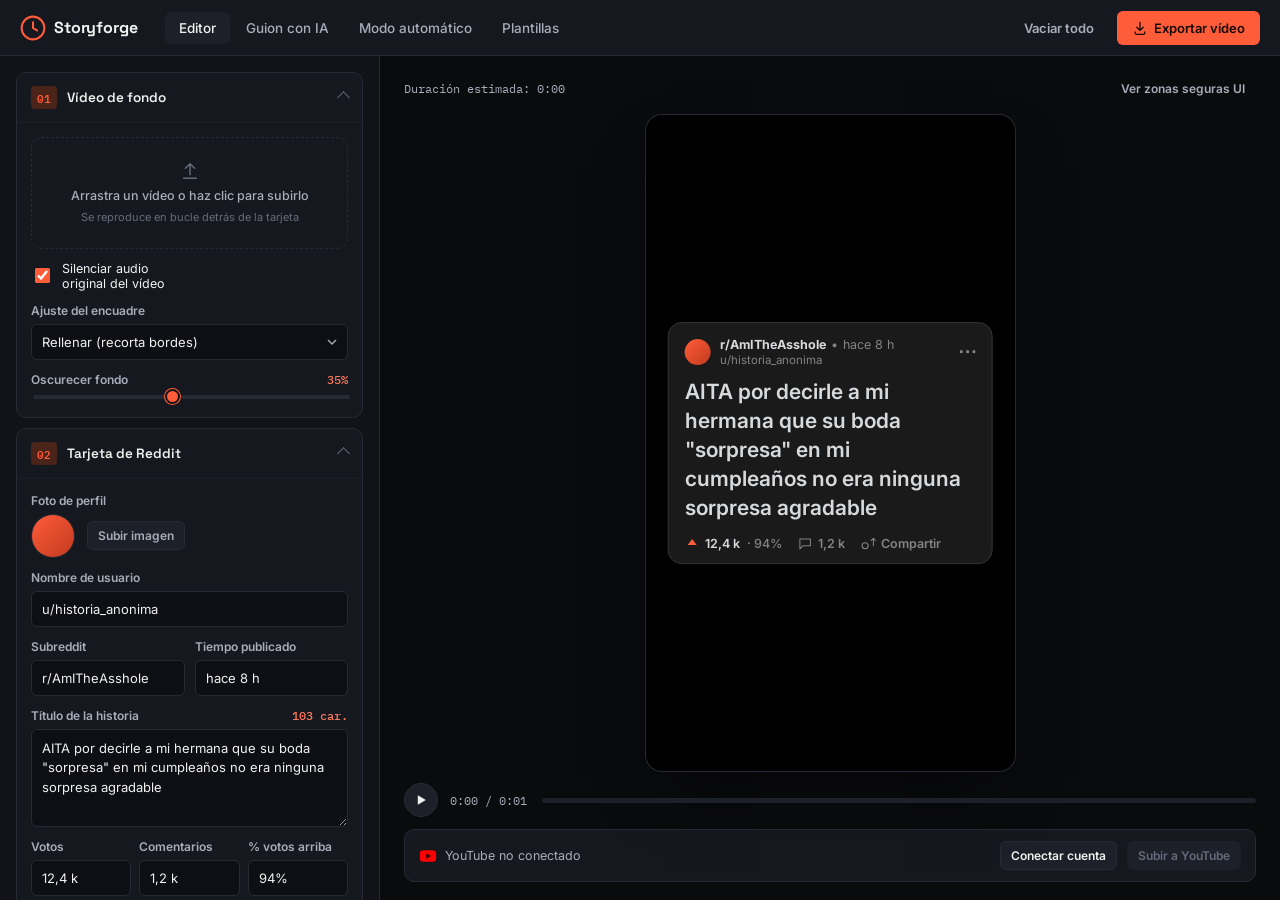
<file: index.html>
<!DOCTYPE html>
<html lang="es">
<head>
<meta charset="UTF-8">
<meta name="viewport" content="width=device-width, initial-scale=1.0">
<title>Storyforge — Generador de vídeos Reddit</title>
<link rel="stylesheet" href="css/style.css">
</head>
<body>

<div class="app">

  <!-- ============ TOPBAR ============ -->
  <header class="topbar">
    <div class="topbar-brand">
      <svg class="brand-mark" viewBox="0 0 32 32" fill="none" width="26" height="26">
        <circle cx="16" cy="16" r="14" stroke="currentColor" stroke-width="2.5"/>
        <path d="M16 9 L16 16 L21 19" stroke="currentColor" stroke-width="2.5" stroke-linecap="round"/>
      </svg>
      <span>Storyforge</span>
    </div>

    <nav class="topbar-tabs" role="tablist">
      <button class="ttab is-active" data-panel="panel-editor" role="tab" aria-selected="true">Editor</button>
      <button class="ttab" data-panel="panel-ia" role="tab" aria-selected="false">Guion con IA</button>
      <button class="ttab" data-panel="panel-auto" role="tab" aria-selected="false">Modo automático</button>
      <button class="ttab" data-panel="panel-plantillas" role="tab" aria-selected="false">Plantillas</button>
    </nav>

    <div class="topbar-actions">
      <button class="btn btn-ghost" id="btn-reset" title="Borrar todo y empezar de cero">Vaciar todo</button>
      <button class="btn btn-primary" id="btn-export">
        <svg viewBox="0 0 20 20" fill="none" width="16" height="16"><path d="M10 3v10m0 0l-4-4m4 4l4-4M4 15v1a2 2 0 002 2h8a2 2 0 002-2v-1" stroke="currentColor" stroke-width="1.6" stroke-linecap="round" stroke-linejoin="round"/></svg>
        Exportar vídeo
      </button>
    </div>
  </header>

  <!-- ============ MAIN LAYOUT ============ -->
  <div class="workspace">

    <!-- ======================================================= -->
    <!-- PANEL IZQUIERDO: EDITOR MANUAL                          -->
    <!-- ======================================================= -->
    <section class="panel panel-controls" id="panel-editor" data-panel-view>

      <!-- --- FONDO --- -->
      <details class="accordion" open>
        <summary>
          <span class="acc-num">01</span>
          <span class="acc-title">Vídeo de fondo</span>
        </summary>
        <div class="acc-body">
          <label class="field-drop" id="drop-bg">
            <input type="file" id="input-bg-video" accept="video/*" hidden>
            <svg viewBox="0 0 24 24" fill="none" width="22" height="22"><path d="M12 16V4m0 0L7 9m5-5l5 5M5 20h14" stroke="currentColor" stroke-width="1.6" stroke-linecap="round" stroke-linejoin="round"/></svg>
            <span id="bg-drop-label">Arrastra un vídeo o haz clic para subirlo</span>
            <span class="field-hint">Se reproduce en bucle detrás de la tarjeta</span>
          </label>
          <div class="row-split">
            <label class="field-check">
              <input type="checkbox" id="chk-bg-mute" checked>
              <span>Silenciar audio original del vídeo</span>
            </label>
          </div>
          <div class="field">
            <label>Ajuste del encuadre</label>
            <select id="sel-bg-fit">
              <option value="cover" selected>Rellenar (recorta bordes)</option>
              <option value="contain">Ajustar (bordes negros)</option>
            </select>
          </div>
          <div class="field">
            <label>Oscurecer fondo <span class="field-value" id="val-bg-dim">35%</span></label>
            <input type="range" id="range-bg-dim" min="0" max="80" value="35">
          </div>
        </div>
      </details>

      <!-- --- TARJETA REDDIT --- -->
      <details class="accordion" open>
        <summary>
          <span class="acc-num">02</span>
          <span class="acc-title">Tarjeta de Reddit</span>
        </summary>
        <div class="acc-body">

          <div class="field">
            <label>Foto de perfil</label>
            <div class="avatar-row">
              <div class="avatar-preview" id="avatar-preview"></div>
              <label class="btn btn-secondary btn-sm">
                Subir imagen
                <input type="file" id="input-avatar" accept="image/*" hidden>
              </label>
            </div>
          </div>

          <div class="field">
            <label>Nombre de usuario</label>
            <input type="text" id="txt-username" value="u/historia_anonima" maxlength="40">
          </div>

          <div class="row-split">
            <div class="field">
              <label>Subreddit</label>
              <input type="text" id="txt-subreddit" value="r/AmITheAsshole" maxlength="40">
            </div>
            <div class="field">
              <label>Tiempo publicado</label>
              <input type="text" id="txt-time" value="hace 8 h" maxlength="20">
            </div>
          </div>

          <div class="field">
            <label>Título de la historia <span class="field-value" id="val-title-count">0 car.</span></label>
            <textarea id="txt-title" rows="4" maxlength="300" placeholder="Escribe aquí el título largo que se verá en la tarjeta...">AITA por decirle a mi hermana que su boda "sorpresa" en mi cumpleaños no era ninguna sorpresa agradable</textarea>
          </div>

          <div class="row-split-3">
            <div class="field">
              <label>Votos</label>
              <input type="text" id="txt-votes" value="12,4 k">
            </div>
            <div class="field">
              <label>Comentarios</label>
              <input type="text" id="txt-comments" value="1,2 k">
            </div>
            <div class="field">
              <label>% votos arriba</label>
              <input type="text" id="txt-percent" value="94%">
            </div>
          </div>

          <div class="field">
            <label>Ancho de la tarjeta <span class="field-value" id="val-card-width">88%</span></label>
            <input type="range" id="range-card-width" min="50" max="98" value="88">
          </div>

          <div class="field">
            <label>Posición vertical <span class="field-value" id="val-card-offset">Centro</span></label>
            <input type="range" id="range-card-offset" min="-50" max="50" value="0">
          </div>

          <div class="field">
            <label>Tema de la tarjeta</label>
            <select id="sel-card-theme">
              <option value="dark" selected>Oscuro (estilo app Reddit)</option>
              <option value="light">Claro</option>
            </select>
          </div>

        </div>
      </details>

      <!-- --- NARRACIÓN --- -->
      <details class="accordion" open>
        <summary>
          <span class="acc-num">03</span>
          <span class="acc-title">Narración por voz</span>
        </summary>
        <div class="acc-body">

          <div class="field">
            <label>Historia completa (solo se escucha, no aparece en pantalla)</label>
            <textarea id="txt-story" rows="8" placeholder="Pega o escribe aquí toda la historia que se narrará por voz..."></textarea>
            <span class="field-hint" id="story-word-count">0 palabras · ≈ 0:00 estimado</span>
          </div>

          <div class="field">
            <label>Motor de voz</label>
            <select id="sel-voice-engine">
              <option value="browser" selected>Voz del navegador (gratis)</option>
              <option value="elevenlabs">ElevenLabs (API key propia, más realista)</option>
            </select>
          </div>

          <!-- Sub-bloque: navegador -->
          <div id="voice-block-browser" class="voice-block">
            <div class="field">
              <label>Voz</label>
              <select id="sel-browser-voice"></select>
            </div>
            <div class="row-split">
              <div class="field">
                <label>Velocidad <span class="field-value" id="val-voice-rate">1.0×</span></label>
                <input type="range" id="range-voice-rate" min="0.6" max="1.6" step="0.05" value="1.0">
              </div>
              <div class="field">
                <label>Tono <span class="field-value" id="val-voice-pitch">1.0</span></label>
                <input type="range" id="range-voice-pitch" min="0.5" max="1.8" step="0.05" value="1.0">
              </div>
            </div>
            <details class="mini-help">
              <summary>Voz del navegador: cómo conseguir que se grabe de verdad</summary>
              <p>Esta voz sale por el <strong>audio del sistema / de la ventana de Chrome</strong>, no por el audio de la pestaña — así que al pulsar "Generar audio", en el diálogo que te muestre el navegador tienes que elegir <strong>"Ventana"</strong> → esta ventana de Chrome (no "Pestaña") y marcar la casilla <strong>"Compartir audio"</strong>. Con pestaña, el sonido de esta voz no llega a capturarse; silenciar solo la pestaña de Storyforge tampoco la calla, porque no vive ahí.</p>
              <p>Si eliges pestaña por error, o cancelas el diálogo, el vídeo se genera igualmente con la duración correcta pero en silencio, y te avisamos para que lo repitas bien.</p>
              <p>Si prefieres no depender de este diálogo cada vez, usa <strong>ElevenLabs</strong> arriba: genera un archivo de audio real sin necesidad de compartir pantalla.</p>
            </details>
          </div>

          <!-- Sub-bloque: elevenlabs -->
          <div id="voice-block-eleven" class="voice-block" hidden>
            <div class="field">
              <label>API key de ElevenLabs</label>
              <input type="password" id="txt-eleven-key" placeholder="sk_...">
              <span class="field-hint">Se guarda solo en tu navegador (localStorage), nunca sale de tu equipo salvo hacia la API de ElevenLabs.</span>
            </div>
            <div class="field">
              <label>Voice ID</label>
              <input type="text" id="txt-eleven-voiceid" placeholder="ej. 21m00Tcm4TlvDq8ikWAM">
              <button class="btn btn-secondary btn-sm" id="btn-eleven-list" type="button">Cargar mis voces</button>
              <select id="sel-eleven-voice" hidden></select>
            </div>
            <div class="row-split">
              <div class="field">
                <label>Estabilidad <span class="field-value" id="val-eleven-stability">0.5</span></label>
                <input type="range" id="range-eleven-stability" min="0" max="1" step="0.05" value="0.5">
              </div>
              <div class="field">
                <label>Similitud <span class="field-value" id="val-eleven-similarity">0.75</span></label>
                <input type="range" id="range-eleven-similarity" min="0" max="1" step="0.05" value="0.75">
              </div>
            </div>
          </div>

          <div class="btn-row">
            <button class="btn btn-secondary" id="btn-preview-voice" type="button">▶ Escuchar voz de prueba</button>
            <button class="btn btn-secondary" id="btn-generate-audio" type="button">Generar audio de la narración</button>
          </div>
          <div class="audio-status" id="audio-status">Sin audio generado todavía.</div>
          <audio id="player-narration" controls hidden style="width:100%;margin-top:8px;"></audio>

        </div>
      </details>

      <!-- --- SUBTÍTULOS OPCIONALES --- -->
      <details class="accordion">
        <summary>
          <span class="acc-num">04</span>
          <span class="acc-title">Opciones avanzadas</span>
        </summary>
        <div class="acc-body">
          <div class="field">
            <label>Formato de salida</label>
            <select id="sel-aspect">
              <option value="9:16" selected>9:16 vertical (Shorts / Reels / TikTok)</option>
              <option value="1:1">1:1 cuadrado</option>
              <option value="16:9">16:9 horizontal</option>
            </select>
          </div>
          <div class="field">
            <label>Calidad de exportación</label>
            <select id="sel-export-quality">
              <option value="full" selected>Completa (1080p) — más nítido, exige más del equipo</option>
              <option value="reduced">Reducida (720p) — más fluido si el vídeo va a trompicones</option>
            </select>
            <span class="field-hint">Si al exportar el vídeo se ve entrecortado, prueba con calidad reducida: baja la carga de renderizado en tiempo real y suele arreglarlo.</span>
          </div>
          <div class="field">
            <label>Segundos de espera al inicio (antes de que empiece la voz)</label>
            <input type="number" id="num-lead-in" value="0" min="0" max="10" step="0.5">
          </div>
          <div class="field">
            <label>Segundos extra al final tras acabar la voz</label>
            <input type="number" id="num-lead-out" value="1" min="0" max="10" step="0.5">
          </div>
          <label class="field-check">
            <input type="checkbox" id="chk-fade-audio" checked>
            <span>Fundido de salida del audio de fondo al terminar</span>
          </label>
        </div>
      </details>

    </section>

    <!-- ======================================================= -->
    <!-- PANEL IA                                                 -->
    <!-- ======================================================= -->
    <section class="panel panel-controls" id="panel-ia" data-panel-view hidden>

      <details class="accordion" open>
        <summary>
          <span class="acc-num">01</span>
          <span class="acc-title">Conexión con Ollama</span>
        </summary>
        <div class="acc-body">
          <div class="field">
            <label>URL del servidor Ollama</label>
            <input type="text" id="txt-ollama-url" value="http://localhost:11434">
          </div>
          <div class="btn-row">
            <button class="btn btn-secondary" id="btn-ollama-connect" type="button">Conectar y listar modelos</button>
          </div>
          <div class="conn-status" id="ollama-status">
            <span class="dot dot-off"></span> No conectado
          </div>
          <details class="mini-help">
            <summary>Ollama no conecta, ¿qué hago?</summary>
            <p>Por defecto Ollama solo acepta peticiones desde <code>localhost</code>, y esta web corre en el navegador con otro origen, así que la petición se bloquea (CORS). Arranca Ollama así:</p>
            <p><strong>Windows (PowerShell):</strong><br><code>setx OLLAMA_ORIGINS "*"</code> y reinicia Ollama.</p>
            <p><strong>Mac / Linux:</strong><br><code>OLLAMA_ORIGINS=* ollama serve</code></p>
            <p>Si sigue sin ir, prueba también <code>OLLAMA_HOST=0.0.0.0</code>.</p>
          </details>
          <div class="field">
            <label>Modelo</label>
            <select id="sel-ollama-model" disabled>
              <option>Conecta primero</option>
            </select>
          </div>
        </div>
      </details>

      <details class="accordion" open>
        <summary>
          <span class="acc-num">02</span>
          <span class="acc-title">Instrucciones para la IA</span>
        </summary>
        <div class="acc-body">
          <div class="field">
            <label>Tema / idea general de la historia</label>
            <textarea id="txt-ia-tema" rows="3" placeholder="Ej: una historia de venganza en el trabajo, tono dramático, final satisfactorio para el protagonista..."></textarea>
          </div>
          <div class="row-split">
            <div class="field">
              <label>Estilo del subreddit</label>
              <select id="sel-ia-subreddit-style">
                <option value="AmITheAsshole">AITA (dilema moral, pide opinión)</option>
                <option value="relationship_advice">Relationship Advice (drama de pareja)</option>
                <option value="revenge">ProRevenge / PettyRevenge</option>
                <option value="tifu">TIFU (cagada propia, tono cómico)</option>
                <option value="confession">Confession (confesión seria)</option>
                <option value="custom">Que lo decida la IA según el tema</option>
              </select>
            </div>
            <div class="field">
              <label>Tono</label>
              <select id="sel-ia-tono">
                <option value="dramatico">Dramático</option>
                <option value="comico">Cómico</option>
                <option value="tenso">Tenso / suspense</option>
                <option value="emotivo">Emotivo</option>
                <option value="custom">Que lo decida la IA según el tema</option>
              </select>
            </div>
          </div>
          <div class="field">
            <label>Longitud de la historia <span class="field-value" id="val-ia-words">450 palabras</span></label>
            <input type="range" id="range-ia-words" min="100" max="1200" step="25" value="450">
            <span class="field-hint" id="ia-words-estimate">≈ 3 min de narración a velocidad normal</span>
          </div>
          <label class="field-check">
            <input type="checkbox" id="chk-ia-primera-persona" checked>
            <span>Narrar en primera persona</span>
          </label>
          <label class="field-check">
            <input type="checkbox" id="chk-ia-giro" checked>
            <span>Incluir un giro o remate al final</span>
          </label>
        </div>
      </details>

      <details class="accordion" open>
        <summary>
          <span class="acc-num">03</span>
          <span class="acc-title">Generar</span>
        </summary>
        <div class="acc-body">
          <div class="btn-row">
            <button class="btn btn-primary btn-block" id="btn-ia-generate-all" type="button">✨ Generar título + subreddit + historia</button>
          </div>
          <div class="btn-row">
            <button class="btn btn-secondary btn-sm" id="btn-ia-generate-title" type="button">Solo título</button>
            <button class="btn btn-secondary btn-sm" id="btn-ia-generate-story" type="button">Solo historia</button>
          </div>
          <div class="ia-progress" id="ia-progress" hidden>
            <div class="ia-progress-bar"><div class="ia-progress-fill" id="ia-progress-fill"></div></div>
            <span id="ia-progress-label">Generando...</span>
          </div>
        </div>
      </details>

    </section>

    <!-- Pestaña interna dentro del panel IA para ver texto crudo -->
    <section class="panel panel-controls" id="panel-ia-output" data-panel-view hidden>
      <div class="ia-output-header">
        <h3>Salida de la IA</h3>
        <span class="field-hint">Editable — se aplica en vivo a la tarjeta y a la narración</span>
      </div>
      <div class="field">
        <label>Subreddit generado</label>
        <input type="text" id="txt-ia-out-subreddit" placeholder="Aparecerá aquí tras generar...">
      </div>
      <div class="field">
        <label>Título generado</label>
        <textarea id="txt-ia-out-title" rows="4" placeholder="Aparecerá aquí tras generar..."></textarea>
      </div>
      <div class="field">
        <label>Historia generada</label>
        <textarea id="txt-ia-out-story" rows="14" placeholder="Aparecerá aquí tras generar..."></textarea>
        <span class="field-hint" id="ia-out-word-count">0 palabras</span>
      </div>
      <div class="btn-row">
        <button class="btn btn-primary" id="btn-ia-apply" type="button">Aplicar todo a la tarjeta y la narración</button>
      </div>
    </section>

    <!-- ======================================================= -->
    <!-- PANEL MODO AUTOMÁTICO                                    -->
    <!-- ======================================================= -->
    <section class="panel panel-controls" id="panel-auto" data-panel-view hidden>

      <details class="accordion" open>
        <summary>
          <span class="acc-num">01</span>
          <span class="acc-title">Qué hace cada vuelta</span>
        </summary>
        <div class="acc-body">
          <p class="field-hint">Cada vuelta repite lo mismo: pide a la IA subreddit + título + historia, lo aplica a la tarjeta, genera el audio, renderiza el vídeo, y lo deja listo para descargar. Usa siempre el vídeo de fondo que tengas cargado ahora mismo y los ajustes de "Guion con IA" tal como estén configurados (tema, tono, longitud, etc).</p>
          <p class="field-hint">Renderizar vídeo consume bastante CPU, y hacerlo varias veces seguidas sin descanso puede notarse en equipos más justos de recursos — si ves que el ordenador se ralentiza o algún vídeo tarda mucho más de lo normal, prueba a poner algo de tiempo entre generaciones en vez de 0.</p>
          <div class="auto-requirement" id="auto-req-ollama">
            <span class="dot dot-off"></span> Ollama conectado con un modelo elegido
          </div>
          <div class="auto-requirement" id="auto-req-bg">
            <span class="dot dot-off"></span> Vídeo de fondo cargado
          </div>
          <details class="mini-help">
            <summary>¿Y la subida a YouTube en el modo automático?</summary>
            <p>Subir a YouTube necesita que inicies sesión en un diálogo real de Google — ningún navegador permite completar eso sin que una persona haga clic delante de la pantalla, así que <strong>no se puede automatizar del todo</strong>.</p>
            <p>Si activas "Subir a YouTube tras cada render" abajo y ya tienes la cuenta conectada, cada vídeo generado se subirá automáticamente sin pedirte nada más — pero la primera conexión de la cuenta la tienes que hacer tú a mano antes de arrancar el lote, desde el botón "Conectar cuenta" del editor.</p>
            <p>Si prefieres no conectar nada, deja esa opción desmarcada: los vídeos se generan y quedan listados abajo, listos para que subas los que quieras cuando quieras.</p>
          </details>
        </div>
      </details>

      <details class="accordion" open>
        <summary>
          <span class="acc-num">02</span>
          <span class="acc-title">Configuración del lote</span>
        </summary>
        <div class="acc-body">
          <div class="field">
            <label>Número de vídeos a generar <span class="field-value" id="val-auto-count">3</span></label>
            <input type="range" id="range-auto-count" min="1" max="50" value="3">
          </div>
          <div class="field">
            <label>Tiempo entre generaciones <span class="field-value" id="val-auto-interval">0 min</span></label>
            <input type="range" id="range-auto-interval" min="0" max="60" step="1" value="0">
            <span class="field-hint">De 0 (sin espera, la siguiente arranca en cuanto termina la anterior) a 60 minutos.</span>
          </div>
          <label class="field-check">
            <input type="checkbox" id="chk-auto-upload-yt">
            <span>Subir a YouTube automáticamente tras cada render (necesita la cuenta ya conectada)</span>
          </label>
          <label class="field-check">
            <input type="checkbox" id="chk-auto-vary-subreddit" checked>
            <span>Dejar que la IA elija subreddit y tono libremente en cada vuelta (recomendado para variedad)</span>
          </label>
        </div>
      </details>

      <details class="accordion" open>
        <summary>
          <span class="acc-num">03</span>
          <span class="acc-title">Ejecutar</span>
        </summary>
        <div class="acc-body">
          <div class="btn-row">
            <button class="btn btn-primary btn-block" id="btn-auto-start" type="button">▶ Iniciar lote automático</button>
            <button class="btn btn-secondary btn-block" id="btn-auto-stop" type="button" hidden>⏹ Detener tras esta vuelta</button>
          </div>
          <div class="auto-progress" id="auto-progress" hidden>
            <div class="ia-progress-bar"><div class="ia-progress-fill" id="auto-progress-fill"></div></div>
            <span id="auto-progress-label">Vídeo 1 de 3 · Generando historia...</span>
          </div>
          <div class="auto-countdown" id="auto-countdown" hidden>
            Siguiente vídeo en <span id="auto-countdown-time">--:--</span>
            <button class="btn btn-ghost btn-sm" id="btn-auto-skip-wait" type="button">Saltar espera</button>
          </div>
        </div>
      </details>

      <details class="accordion" open>
        <summary>
          <span class="acc-num">04</span>
          <span class="acc-title">Resultado del lote</span>
        </summary>
        <div class="acc-body">
          <div id="auto-log" class="auto-log">
            <p class="field-hint">Todavía no se ha ejecutado ningún lote.</p>
          </div>
        </div>
      </details>

    </section>

    <!-- ======================================================= -->
    <!-- PANEL PLANTILLAS                                         -->
    <!-- ======================================================= -->
    <section class="panel panel-controls" id="panel-plantillas" data-panel-view hidden>
      <details class="accordion" open>
        <summary>
          <span class="acc-num">01</span>
          <span class="acc-title">Guardar plantilla actual</span>
        </summary>
        <div class="acc-body">
          <div class="field">
            <label>Nombre de la plantilla</label>
            <input type="text" id="txt-template-name" placeholder="Ej: Estilo AITA nocturno">
          </div>
          <div class="btn-row">
            <button class="btn btn-primary" id="btn-template-save" type="button">Guardar como plantilla</button>
          </div>
          <span class="field-hint">Guarda todos los textos, colores, ajustes de voz y de vídeo. El vídeo de fondo en sí no se guarda (pesa demasiado), solo el resto.</span>
        </div>
      </details>

      <details class="accordion" open>
        <summary>
          <span class="acc-num">02</span>
          <span class="acc-title">Mis plantillas</span>
        </summary>
        <div class="acc-body">
          <div id="template-list" class="template-list">
            <p class="field-hint">Todavía no has guardado ninguna plantilla.</p>
          </div>
        </div>
      </details>

      <details class="accordion" open>
        <summary>
          <span class="acc-num">03</span>
          <span class="acc-title">Importar / exportar</span>
        </summary>
        <div class="acc-body">
          <div class="btn-row">
            <button class="btn btn-secondary" id="btn-export-settings" type="button">Exportar ajustes actuales (.json)</button>
            <label class="btn btn-secondary">
              Importar ajustes (.json)
              <input type="file" id="input-import-settings" accept="application/json" hidden>
            </label>
          </div>
          <div class="btn-row">
            <button class="btn btn-secondary" id="btn-export-templates" type="button">Exportar todas las plantillas (.json)</button>
            <label class="btn btn-secondary">
              Importar plantillas (.json)
              <input type="file" id="input-import-templates" accept="application/json" hidden>
            </label>
          </div>
        </div>
      </details>
    </section>

    <!-- ======================================================= -->
    <!-- PREVIEW (siempre visible, columna derecha)               -->
    <!-- ======================================================= -->
    <section class="panel panel-preview">

      <div class="preview-toolbar">
        <span class="preview-duration" id="preview-duration">Duración estimada: 0:00</span>
        <button class="btn btn-ghost btn-sm" id="btn-toggle-safe" type="button">Ver zonas seguras UI</button>
      </div>

      <div class="preview-stage">
        <div class="canvas-frame" id="canvas-frame" data-aspect="9:16">

          <video id="preview-bg-video" muted loop playsinline></video>
          <div class="canvas-dim" id="canvas-dim"></div>

          <div class="safe-zones" id="safe-zones" hidden>
            <div class="safe-zone safe-top"></div>
            <div class="safe-zone safe-bottom"></div>
          </div>

          <div class="reddit-card" id="reddit-card">
            <div class="rc-head">
              <div class="rc-avatar" id="rc-avatar"></div>
              <div class="rc-head-text">
                <div class="rc-sub-row">
                  <span class="rc-subreddit" id="rc-subreddit">r/AmITheAsshole</span>
                  <span class="rc-dot">•</span>
                  <span class="rc-time" id="rc-time">hace 8 h</span>
                </div>
                <div class="rc-username" id="rc-username">u/historia_anonima</div>
              </div>
              <svg class="rc-dots" viewBox="0 0 20 4" width="16"><circle cx="2" cy="2" r="2" fill="currentColor"/><circle cx="10" cy="2" r="2" fill="currentColor"/><circle cx="18" cy="2" r="2" fill="currentColor"/></svg>
            </div>
            <div class="rc-title" id="rc-title">AITA por decirle a mi hermana que su boda "sorpresa" en mi cumpleaños no era ninguna sorpresa agradable</div>
            <div class="rc-foot">
              <div class="rc-votes">
                <svg viewBox="0 0 20 20" width="15" fill="none"><path d="M10 4l6 8H4l6-8z" fill="currentColor"/></svg>
                <span id="rc-votes-num">12,4 k</span>
                <span class="rc-percent" id="rc-percent">· 94%</span>
              </div>
              <div class="rc-comments">
                <svg viewBox="0 0 20 20" width="15" fill="none"><path d="M3 4h14v9H7l-4 4V4z" stroke="currentColor" stroke-width="1.4" stroke-linejoin="round"/></svg>
                <span id="rc-comments-num">1,2 k</span>
              </div>
              <div class="rc-share">
                <svg viewBox="0 0 20 20" width="15" fill="none"><path d="M14 6l3-3 3 3M17 3v10M6 9a4 4 0 100 8 4 4 0 000-8z" stroke="currentColor" stroke-width="1.4" stroke-linecap="round" stroke-linejoin="round"/></svg>
                Compartir
              </div>
            </div>
          </div>

        </div>
      </div>

      <div class="preview-transport">
        <button class="btn btn-icon" id="btn-play-preview" title="Reproducir previsualización">
          <svg viewBox="0 0 20 20" fill="currentColor" width="16"><path d="M6 4l10 6-10 6V4z"/></svg>
        </button>
        <div class="transport-time" id="transport-time">0:00 / 0:00</div>
        <div class="transport-bar" id="transport-bar"><div class="transport-fill" id="transport-fill"></div></div>
      </div>

      <div class="youtube-block">
        <div class="yt-info">
          <svg viewBox="0 0 24 24" width="18" fill="currentColor"><path d="M23 12s0-3.6-.46-5.3a2.9 2.9 0 00-2-2C18.9 4.2 12 4.2 12 4.2s-6.9 0-8.54.5a2.9 2.9 0 00-2 2C1 8.4 1 12 1 12s0 3.6.46 5.3a2.9 2.9 0 002 2c1.64.5 8.54.5 8.54.5s6.9 0 8.54-.5a2.9 2.9 0 002-2C23 15.6 23 12 23 12z"/><path d="M9.8 15.5V8.5L15.8 12z" fill="#0f0f10"/></svg>
          <span id="yt-conn-label">YouTube no conectado</span>
        </div>
        <button class="btn btn-secondary btn-sm" id="btn-yt-connect" type="button">Conectar cuenta</button>
        <button class="btn btn-primary btn-sm" id="btn-yt-upload" type="button" disabled>Subir a YouTube</button>
      </div>

    </section>

  </div>
</div>

<!-- ============ MODAL: EXPORTAR ============ -->
<div class="modal-backdrop" id="modal-export" hidden>
  <div class="modal">
    <div class="modal-head">
      <h3>Exportar vídeo</h3>
      <button class="modal-close" id="modal-export-close">✕</button>
    </div>
    <div class="modal-body" id="modal-export-body">
      <p class="field-hint">Se renderizará el vídeo completo con el fondo, la tarjeta y la voz. Esto se hace en tu navegador, así que puede tardar según la duración.</p>
      <div class="export-progress" hidden id="export-progress-wrap">
        <div class="ia-progress-bar"><div class="ia-progress-fill" id="export-progress-fill"></div></div>
        <span id="export-progress-label">Preparando...</span>
      </div>
      <div class="export-result" id="export-result" hidden>
        <p><strong>Duración final del vídeo: <span id="export-final-duration">0:00</span></strong></p>
        <video id="export-preview-video" controls style="width:100%;border-radius:10px;margin-top:8px;"></video>
        <div class="btn-row" style="margin-top:12px;">
          <a class="btn btn-primary" id="btn-download-video" download="storyforge-video.webm">Descargar vídeo</a>
        </div>
      </div>
    </div>
    <div class="modal-foot">
      <button class="btn btn-secondary" id="btn-export-cancel">Cancelar</button>
      <button class="btn btn-primary" id="btn-export-start">Empezar renderizado</button>
    </div>
  </div>
</div>

<!-- ============ MODAL: YOUTUBE SETUP ============ -->
<div class="modal-backdrop" id="modal-youtube" hidden>
  <div class="modal">
    <div class="modal-head">
      <h3>Conectar YouTube</h3>
      <button class="modal-close" id="modal-youtube-close">✕</button>
    </div>
    <div class="modal-body">
      <p>Para subir directamente a YouTube desde esta app necesitas tu propio proyecto de <strong>Google Cloud</strong> con la API de YouTube activada. Es gratis y tarda unos 10 minutos:</p>
      <ol class="steps-list">
        <li>Entra en <code>console.cloud.google.com</code> y crea un proyecto nuevo.</li>
        <li>En "APIs y servicios" → "Biblioteca", busca <strong>YouTube Data API v3</strong> y actívala.</li>
        <li>En "Credenciales" → "Crear credenciales" → <strong>ID de cliente de OAuth</strong>, tipo "Aplicación web".</li>
        <li>En "Orígenes autorizados de JavaScript" añade la URL desde la que abras esta app (ej. <code>http://localhost:5500</code>).</li>
        <li>Copia el <strong>Client ID</strong> que te da y pégalo abajo.</li>
      </ol>
      <div class="field">
        <label>Client ID de Google</label>
        <input type="text" id="txt-yt-clientid" placeholder="123456789-abc...apps.googleusercontent.com">
      </div>
      <div class="field">
        <label>Título del vídeo en YouTube</label>
        <input type="text" id="txt-yt-title" placeholder="Se rellena con el título de la historia">
      </div>
      <div class="field">
        <label>Descripción</label>
        <textarea id="txt-yt-desc" rows="3"></textarea>
      </div>
      <div class="field">
        <label>Visibilidad</label>
        <select id="sel-yt-privacy">
          <option value="private">Privado</option>
          <option value="unlisted" selected>Oculto (con enlace)</option>
          <option value="public">Público</option>
        </select>
      </div>
    </div>
    <div class="modal-foot">
      <button class="btn btn-secondary" id="btn-yt-save-setup">Guardar Client ID</button>
      <button class="btn btn-primary" id="btn-yt-do-upload">Iniciar sesión y subir</button>
    </div>
  </div>
</div>

<div class="toast-stack" id="toast-stack"></div>

<script src="https://accounts.google.com/gsi/client" async defer></script>
<script src="js/state.js"></script>
<script src="js/ui.js"></script>
<script src="js/reddit-card.js"></script>
<script src="js/voice.js"></script>
<script src="js/ollama.js"></script>
<script src="js/templates.js"></script>
<script src="js/export.js"></script>
<script src="js/youtube.js"></script>
<script src="js/automation.js"></script>
<script src="js/main.js"></script>
</body>
</html>
</file>
<file: css/style.css>
/* ===========================================================
   STORYFORGE — panel de control tipo suite de edición
   =========================================================== */

@import url('https://fonts.googleapis.com/css2?family=Space+Grotesk:wght@400;500;600;700&family=IBM+Plex+Mono:wght@400;500&family=Inter:wght@400;500;600&display=swap');

:root{
  /* --- paleta --- */
  --bg-void:      #0a0b0d;
  --bg-deep:      #111318;
  --bg-panel:     #16181f;
  --bg-raised:    #1d2029;
  --bg-input:     #0d0f14;
  --bg-hover:     #23262f;

  --line:         #262a34;
  --line-soft:    #1c1f27;

  --text-hi:      #f1f1ef;
  --text-mid:     #a8adba;
  --text-low:     #656b7a;

  --accent:       #ff5c39;
  --accent-hi:    #ff7a5c;
  --accent-dim:   #4a2419;
  --accent-glow:  rgba(255,92,57,0.18);

  --ok:           #45c17a;
  --warn:         #e8b339;

  --font-display: 'Space Grotesk', 'Segoe UI', system-ui, -apple-system, sans-serif;
  --font-body:    'Inter', 'Segoe UI', system-ui, -apple-system, sans-serif;
  --font-mono:    'IBM Plex Mono', 'SF Mono', Consolas, monospace;

  --radius-sm: 6px;
  --radius-md: 10px;
  --radius-lg: 16px;
}

*{ box-sizing: border-box; }
html,body{ height:100%; }
body{
  margin:0;
  background: var(--bg-void);
  color: var(--text-hi);
  font-family: var(--font-body);
  font-size: 14px;
  -webkit-font-smoothing: antialiased;
}
input, textarea, select, button{ font-family: inherit; }

::-webkit-scrollbar{ width:8px; height:8px; }
::-webkit-scrollbar-track{ background:transparent; }
::-webkit-scrollbar-thumb{ background: var(--line); border-radius:4px; }
::-webkit-scrollbar-thumb:hover{ background: var(--text-low); }

:focus-visible{
  outline: 2px solid var(--accent);
  outline-offset: 2px;
}

@media (prefers-reduced-motion: reduce){
  *{ animation-duration: 0.01ms !important; transition-duration: 0.01ms !important; }
}

/* =================== APP SHELL =================== */
.app{
  height:100vh;
  display:flex;
  flex-direction:column;
}

/* =================== TOPBAR =================== */
.topbar{
  height:56px;
  flex-shrink:0;
  display:flex;
  align-items:center;
  gap:28px;
  padding:0 20px;
  background: var(--bg-panel);
  border-bottom:1px solid var(--line);
}
.topbar-brand{
  display:flex;
  align-items:center;
  gap:8px;
  font-family: var(--font-display);
  font-weight:700;
  font-size:16px;
  letter-spacing:-0.01em;
  color: var(--text-hi);
  flex-shrink:0;
  white-space:nowrap;
}
.brand-mark{ color: var(--accent); flex-shrink:0; display:block; }

.topbar-tabs{
  display:flex;
  gap:2px;
  flex:1;
  min-width:0;
  overflow-x:auto;
  scrollbar-width:none;
}
.topbar-tabs::-webkit-scrollbar{ display:none; }
.ttab{
  background:none;
  border:none;
  color: var(--text-mid);
  font-size:13.5px;
  font-weight:500;
  padding:8px 14px;
  border-radius:7px;
  cursor:pointer;
  transition: background .12s, color .12s;
  flex-shrink:0;
  white-space:nowrap;
}
.ttab:hover{ background: var(--bg-hover); color: var(--text-hi); }
.ttab.is-active{ background: var(--bg-raised); color: var(--text-hi); }

.topbar-actions{
  display:flex;
  gap:8px;
  align-items:center;
}

/* =================== BUTTONS =================== */
.btn{
  display:inline-flex;
  align-items:center;
  justify-content:center;
  gap:6px;
  border:1px solid transparent;
  border-radius: var(--radius-sm);
  padding:8px 14px;
  font-size:13px;
  font-weight:600;
  cursor:pointer;
  transition: background .12s, border-color .12s, transform .06s, opacity .12s;
  white-space:nowrap;
}
.btn:active{ transform: scale(0.98); }
.btn:disabled{ opacity:0.4; cursor:not-allowed; }
.btn-primary:disabled{ background: var(--bg-raised); color: var(--text-low); opacity:1; }

.btn-primary{
  background: var(--accent);
  color:#160a06;
}
.btn-primary:hover:not(:disabled){ background: var(--accent-hi); }

.btn-secondary{
  background: var(--bg-raised);
  border-color: var(--line);
  color: var(--text-hi);
}
.btn-secondary:hover:not(:disabled){ background: var(--bg-hover); border-color:#333947; }

.btn-ghost{
  background:none;
  color: var(--text-mid);
}
.btn-ghost:hover{ color: var(--text-hi); background: var(--bg-hover); }

.btn-sm{ padding:6px 10px; font-size:12px; }
.btn-block{ width:100%; }
.btn-icon{
  padding:8px;
  background: var(--bg-raised);
  border:1px solid var(--line);
  color: var(--text-hi);
  border-radius:50%;
  width:34px; height:34px;
}
.btn-icon:hover{ background: var(--bg-hover); }

.btn-row{
  display:flex;
  gap:8px;
  flex-wrap:wrap;
  margin-top:6px;
}

/* =================== WORKSPACE GRID =================== */
.workspace{
  flex:1;
  display:grid;
  grid-template-columns: 380px 1fr;
  overflow:hidden;
}

/* =================== LEFT PANEL (controls) =================== */
.panel-controls{
  overflow-y:auto;
  padding:16px;
  background: var(--bg-deep);
  border-right:1px solid var(--line);
}

/* accordion */
.accordion{
  background: var(--bg-panel);
  border:1px solid var(--line);
  border-radius: var(--radius-md);
  margin-bottom:10px;
  overflow:hidden;
}
.accordion summary{
  list-style:none;
  display:flex;
  align-items:center;
  gap:10px;
  padding:13px 14px;
  cursor:pointer;
  user-select:none;
  font-family: var(--font-display);
  font-weight:600;
  font-size:13.5px;
  color: var(--text-hi);
}
.accordion summary::-webkit-details-marker{ display:none; }
.accordion summary::after{
  content:'';
  margin-left:auto;
  width:8px; height:8px;
  border-right:1.5px solid var(--text-low);
  border-bottom:1.5px solid var(--text-low);
  transform: rotate(45deg);
  transition: transform .15s;
}
.accordion[open] summary::after{ transform: rotate(-135deg); }

.acc-num{
  font-family: var(--font-mono);
  font-size:11px;
  color: var(--accent);
  background: var(--accent-dim);
  padding:2px 6px;
  border-radius:4px;
  letter-spacing:0.02em;
}
.acc-body{
  padding:4px 14px 16px;
  display:flex;
  flex-direction:column;
  gap:12px;
  border-top:1px solid var(--line-soft);
  padding-top:14px;
}

/* fields */
.field{ display:flex; flex-direction:column; gap:6px; }
.field label{
  font-size:12px;
  font-weight:600;
  color: var(--text-mid);
  display:flex;
  justify-content:space-between;
  align-items:baseline;
}
.field-value{
  font-family: var(--font-mono);
  color: var(--accent-hi);
  font-weight:500;
  font-size:11.5px;
}
.field-hint{
  font-size:11px;
  color: var(--text-low);
  line-height:1.5;
}

input[type=text], input[type=password], input[type=number], textarea, select{
  width:100%;
  background: var(--bg-input);
  border:1px solid var(--line);
  color: var(--text-hi);
  border-radius: var(--radius-sm);
  padding:9px 10px;
  font-size:13px;
  resize: vertical;
  transition: border-color .12s;
}
input[type=text]:focus, input[type=password]:focus, input[type=number]:focus, textarea:focus, select:focus{
  border-color: var(--accent);
}
textarea{ font-family: inherit; line-height:1.5; }
select{ appearance:none; -webkit-appearance:none;
  background-image: url("data:image/svg+xml,%3Csvg xmlns='http://www.w3.org/2000/svg' width='10' height='6'%3E%3Cpath d='M1 1l4 4 4-4' stroke='%23a8adba' stroke-width='1.4' fill='none'/%3E%3C/svg%3E");
  background-repeat:no-repeat;
  background-position: right 10px center;
  padding-right:28px;
}
select:disabled{ opacity:0.5; }

.row-split{ display:grid; grid-template-columns:1fr 1fr; gap:10px; }
.row-split-3{ display:grid; grid-template-columns:1fr 1fr 1fr; gap:8px; }

/* range slider */
input[type=range]{
  -webkit-appearance:none;
  width:100%;
  height:4px;
  background: var(--line);
  border-radius:2px;
  outline:none;
}
input[type=range]::-webkit-slider-thumb{
  -webkit-appearance:none;
  width:15px; height:15px;
  border-radius:50%;
  background: var(--accent);
  cursor:pointer;
  border:2px solid var(--bg-deep);
  box-shadow:0 0 0 1px var(--accent);
}
input[type=range]::-moz-range-thumb{
  width:15px; height:15px;
  border-radius:50%;
  background: var(--accent);
  cursor:pointer;
  border:2px solid var(--bg-deep);
}

/* checkbox */
.field-check{
  display:flex;
  align-items:center;
  gap:9px;
  font-size:12.5px;
  color: var(--text-mid);
  cursor:pointer;
}
.field-check input{ accent-color: var(--accent); width:15px; height:15px; cursor:pointer; flex-shrink:0; }
.field-check span{ color: var(--text-hi); }

/* file drop */
.field-drop{
  display:flex;
  flex-direction:column;
  align-items:center;
  gap:6px;
  text-align:center;
  padding:22px 14px;
  border:1.5px dashed var(--line);
  border-radius: var(--radius-md);
  color: var(--text-mid);
  cursor:pointer;
  transition: border-color .12s, background .12s;
}
.field-drop:hover, .field-drop.is-dragover{
  border-color: var(--accent);
  background: var(--accent-glow);
  color: var(--text-hi);
}
.field-drop svg{ color: var(--text-low); }
.field-drop.is-dragover svg{ color: var(--accent); }
#bg-drop-label{ font-size:12.5px; font-weight:500; }

/* avatar */
.avatar-row{ display:flex; align-items:center; gap:12px; }
.avatar-preview{
  width:44px; height:44px;
  border-radius:50%;
  background: linear-gradient(135deg,#ff5c39,#c23a1f);
  flex-shrink:0;
  background-size:cover;
  background-position:center;
  border:1px solid var(--line);
}

/* connection status dot */
.conn-status{
  display:flex; align-items:center; gap:8px;
  font-size:12.5px;
  color: var(--text-mid);
}
.dot{ width:8px; height:8px; border-radius:50%; flex-shrink:0; }
.dot-off{ background: var(--text-low); }
.dot-ok{ background: var(--ok); box-shadow:0 0 8px var(--ok); }
.dot-err{ background:#e8524a; box-shadow:0 0 8px #e8524a; }

.mini-help{
  background: var(--bg-input);
  border:1px solid var(--line);
  border-radius: var(--radius-sm);
  padding:2px 12px;
}
.mini-help summary{
  cursor:pointer;
  font-size:12px;
  font-weight:600;
  color: var(--accent-hi);
  padding:8px 0;
}
.mini-help p{ font-size:11.5px; color: var(--text-mid); line-height:1.6; margin:6px 0; }
.mini-help code{
  background: var(--bg-raised);
  padding:2px 5px;
  border-radius:4px;
  font-family: var(--font-mono);
  font-size:11px;
  color: var(--accent-hi);
}

/* IA progress bar */
.ia-progress{ display:flex; flex-direction:column; gap:6px; }
.ia-progress-bar{
  height:5px;
  background: var(--bg-input);
  border-radius:3px;
  overflow:hidden;
}
.ia-progress-fill{
  height:100%;
  width:0%;
  background: var(--accent);
  transition: width .25s;
}
#ia-progress-label, #export-progress-label{
  font-size:11.5px;
  color: var(--text-mid);
  font-family: var(--font-mono);
}

.ia-output-header{ margin-bottom:6px; }
.ia-output-header h3{
  font-family: var(--font-display);
  font-size:15px;
  margin:0 0 2px;
}

/* modo automático */
.auto-requirement{
  display:flex; align-items:center; gap:8px;
  font-size:12.5px;
  color: var(--text-mid);
  margin-top:4px;
}
.auto-countdown{
  display:flex; align-items:center; gap:10px;
  font-size:12.5px;
  color: var(--text-mid);
  font-family: var(--font-mono);
}
#auto-countdown-time{ color: var(--accent-hi); font-weight:600; }

.auto-log{
  display:flex; flex-direction:column; gap:8px;
  max-height:340px;
  overflow-y:auto;
}
.auto-log-item{
  display:flex; flex-direction:column; gap:6px;
  background: var(--bg-raised);
  border:1px solid var(--line);
  border-radius: var(--radius-sm);
  padding:10px 12px;
}
.auto-log-item.status-ok{ border-left:3px solid var(--ok); }
.auto-log-item.status-err{ border-left:3px solid #e8524a; }
.auto-log-item.status-running{ border-left:3px solid var(--accent); }
.auto-log-head{
  display:flex; align-items:center; justify-content:space-between;
  font-size:12.5px; font-weight:600;
}
.auto-log-title{ font-size:12px; color: var(--text-mid); overflow:hidden; text-overflow:ellipsis; white-space:nowrap; }
.auto-log-actions{ display:flex; gap:6px; }

/* templates */
.template-list{ display:flex; flex-direction:column; gap:8px; }
.template-item{
  display:flex;
  align-items:center;
  justify-content:space-between;
  background: var(--bg-raised);
  border:1px solid var(--line);
  border-radius: var(--radius-sm);
  padding:10px 12px;
}
.template-item-name{ font-size:13px; font-weight:600; }
.template-item-actions{ display:flex; gap:6px; }

.steps-list{ font-size:12.5px; color: var(--text-mid); line-height:1.9; padding-left:18px; }
.steps-list code{
  background: var(--bg-raised); padding:2px 5px; border-radius:4px;
  font-family: var(--font-mono); font-size:11.5px; color: var(--accent-hi);
}

/* voice sub-blocks */
.voice-block{ display:flex; flex-direction:column; gap:12px; }
.audio-status{ font-size:12px; color: var(--text-low); font-family: var(--font-mono); }

/* =================== PREVIEW PANEL =================== */
.panel-preview{
  display:flex;
  flex-direction:column;
  background: var(--bg-void);
  overflow:hidden;
  padding:18px 24px;
  gap:12px;
}

.preview-toolbar{
  display:flex;
  align-items:center;
  justify-content:space-between;
}
.preview-duration{
  font-family: var(--font-mono);
  font-size:12px;
  color: var(--text-mid);
}

.preview-stage{
  flex:1;
  display:flex;
  align-items:center;
  justify-content:center;
  min-height:0;
}

.canvas-frame{
  position:relative;
  height:100%;
  max-height:100%;
  aspect-ratio: 9/16;
  background:#000;
  border-radius: var(--radius-lg);
  overflow:hidden;
  box-shadow: 0 0 0 1px var(--line), 0 30px 60px -20px rgba(0,0,0,0.6);
}
.canvas-frame[data-aspect="1:1"]{ aspect-ratio:1/1; }
.canvas-frame[data-aspect="16:9"]{ aspect-ratio:16/9; }

#preview-bg-video{
  position:absolute; inset:0;
  width:100%; height:100%;
  object-fit:cover;
}
.canvas-dim{
  position:absolute; inset:0;
  background:#000;
  opacity:0.35;
  pointer-events:none;
}

.safe-zones{ position:absolute; inset:0; pointer-events:none; }
.safe-zone{
  position:absolute; left:0; right:0;
  background: repeating-linear-gradient(45deg, rgba(255,92,57,0.08), rgba(255,92,57,0.08) 6px, transparent 6px, transparent 12px);
  border-top:1px dashed rgba(255,92,57,0.4);
  border-bottom:1px dashed rgba(255,92,57,0.4);
}
.safe-top{ top:0; height:12%; }
.safe-bottom{ bottom:0; height:14%; }

/* =================== REDDIT CARD =================== */
.reddit-card{
  position:absolute;
  left:50%; top:50%;
  transform: translate(-50%,-50%);
  width:88%;
  background:#1a1a1b;
  border:1px solid #343536;
  border-radius:14px;
  padding:14px 16px 12px;
  box-shadow:0 20px 45px -10px rgba(0,0,0,0.55);
  font-family: 'Inter', sans-serif;
}
.reddit-card.theme-light{
  background:#ffffff;
  border-color:#e4e4e4;
  color:#1a1a1b;
}
.reddit-card.theme-light .rc-username{ color:#1a1a1b; }
.reddit-card.theme-light .rc-subreddit{ color:#1a1a1b; }
.reddit-card.theme-light .rc-title{ color:#1a1a1b; }
.reddit-card.theme-light .rc-dots{ color:#787c7e; }
.reddit-card.theme-light .rc-comments,
.reddit-card.theme-light .rc-share{ color:#787c7e; }
.reddit-card.theme-light .rc-percent{ color:#787c7e; }
.reddit-card.theme-light .rc-time{ color:#787c7e; }
.reddit-card.theme-light .rc-dot{ color:#787c7e; }

.rc-head{ display:flex; align-items:center; gap:9px; margin-bottom:11px; }
.rc-avatar{
  width:26px; height:26px;
  border-radius:50%;
  background: linear-gradient(135deg,#ff5c39,#c23a1f);
  background-size:cover;
  background-position:center;
  flex-shrink:0;
}
.rc-head-text{ min-width:0; flex:1; }
.rc-sub-row{ display:flex; align-items:center; gap:5px; font-size:12.5px; }
.rc-subreddit{ font-weight:700; color:#d7dadc; }
.rc-dot{ color:#818384; }
.rc-time{ color:#818384; }
.rc-username{ font-size:11.5px; color:#818384; margin-top:1px; }
.rc-dots{ color:#818384; margin-left:auto; flex-shrink:0; }

.rc-title{
  font-size: clamp(15px, 4.4vw, 21px);
  font-weight:600;
  line-height:1.38;
  color:#d7dadc;
  margin-bottom:13px;
  white-space:pre-wrap;
  word-break:break-word;
}

.rc-foot{ display:flex; align-items:center; gap:16px; }
.rc-votes, .rc-comments, .rc-share{
  display:flex; align-items:center; gap:5px;
  font-size:12.5px; font-weight:600;
  color:#818384;
}
.rc-votes{ color:#d7dadc; }
.rc-votes svg{ color: var(--accent); }
.rc-percent{ color:#818384; font-weight:500; margin-left:2px; }

/* =================== TRANSPORT =================== */
.preview-transport{
  display:flex;
  align-items:center;
  gap:12px;
  flex-shrink:0;
}
.transport-time{
  font-family: var(--font-mono);
  font-size:11.5px;
  color: var(--text-mid);
  flex-shrink:0;
  min-width:80px;
}
.transport-bar{
  position:relative;
  flex:1;
  height:5px;
  background: var(--bg-raised);
  border-radius:3px;
  overflow:hidden;
  cursor:pointer;
  touch-action:none;
}
.transport-bar::before{
  content:'';
  position:absolute;
  top:-10px; bottom:-10px; left:0; right:0;
}
}
.transport-fill{
  height:100%; width:0%;
  background: var(--accent);
}

/* =================== YOUTUBE BLOCK =================== */
.youtube-block{
  display:flex;
  align-items:center;
  gap:10px;
  background: var(--bg-panel);
  border:1px solid var(--line);
  border-radius: var(--radius-md);
  padding:11px 14px;
  flex-shrink:0;
}
.yt-info{
  display:flex; align-items:center; gap:8px;
  color: var(--text-mid);
  font-size:12.5px;
  flex:1;
  min-width:0;
}
.yt-info svg{ color:#ff0000; flex-shrink:0; }
#yt-conn-label{ overflow:hidden; text-overflow:ellipsis; white-space:nowrap; }

/* =================== MODALS =================== */
/* [hidden] debe ganar siempre a cualquier display:flex/grid definido por una clase,
   independientemente del orden en que se declaren las reglas. */
[hidden]{ display:none !important; }

.modal-backdrop{
  position:fixed; inset:0;
  background:rgba(6,7,9,0.72);
  backdrop-filter: blur(3px);
  display:flex; align-items:center; justify-content:center;
  z-index:100;
  padding:20px;
}
.modal{
  background: var(--bg-panel);
  border:1px solid var(--line);
  border-radius: var(--radius-lg);
  width:100%; max-width:520px;
  max-height:88vh;
  display:flex; flex-direction:column;
  box-shadow:0 40px 80px -20px rgba(0,0,0,0.6);
}
.modal-head{
  display:flex; align-items:center; justify-content:space-between;
  padding:16px 20px;
  border-bottom:1px solid var(--line);
  flex-shrink:0;
}
.modal-head h3{ margin:0; font-family: var(--font-display); font-size:16px; }
.modal-close{
  background:none; border:none; color: var(--text-mid);
  font-size:16px; cursor:pointer; padding:4px;
}
.modal-close:hover{ color: var(--text-hi); }
.modal-body{
  padding:18px 20px;
  overflow-y:auto;
  display:flex; flex-direction:column; gap:14px;
}
.modal-body p{ margin:0; font-size:13px; color: var(--text-mid); line-height:1.6; }
.modal-foot{
  display:flex; justify-content:flex-end; gap:8px;
  padding:14px 20px;
  border-top:1px solid var(--line);
  flex-shrink:0;
}

.export-progress{ display:flex; flex-direction:column; gap:8px; }
.export-result{ display:flex; flex-direction:column; }

/* =================== TOASTS =================== */
.toast-stack{
  position:fixed; bottom:20px; right:20px;
  display:flex; flex-direction:column; gap:8px;
  z-index:200;
}
.toast{
  background: var(--bg-raised);
  border:1px solid var(--line);
  border-left:3px solid var(--accent);
  border-radius: var(--radius-sm);
  padding:11px 16px;
  font-size:13px;
  color: var(--text-hi);
  box-shadow:0 10px 30px -10px rgba(0,0,0,0.5);
  animation: toast-in .18s ease-out;
  max-width:380px;
}
.toast.toast-ok{ border-left-color: var(--ok); }
.toast.toast-err{ border-left-color:#e8524a; }
@keyframes toast-in{
  from{ opacity:0; transform:translateY(6px); }
  to{ opacity:1; transform:translateY(0); }
}

/* =================== RESPONSIVE =================== */
@media (max-width: 980px){
  .app{ height:auto; min-height:100vh; }
  .workspace{
    display:flex;
    flex-direction:column;
    overflow-y:visible;
  }
  .panel-controls{
    border-right:none;
    border-bottom:1px solid var(--line);
    max-height:56vh;
  }
  .panel-preview{ padding:14px 16px; }
  .preview-stage{
    flex:none;
    min-height:0;
  }
  .canvas-frame{
    height:auto;
    width:100%;
    max-width:420px;
    margin:0 auto;
  }
  .topbar{
    height:auto;
    flex-wrap:wrap;
    padding:10px 12px;
    gap:10px;
    row-gap:10px;
  }
  .topbar-brand{ order:1; }
  .topbar-actions{ order:2; margin-left:auto; }
  .topbar-tabs{
    order:3;
    flex-basis:100%;
    flex:none;
  }
  .youtube-block{ flex-wrap:wrap; }
  .yt-info{ flex-basis:100%; }
}
</file>
